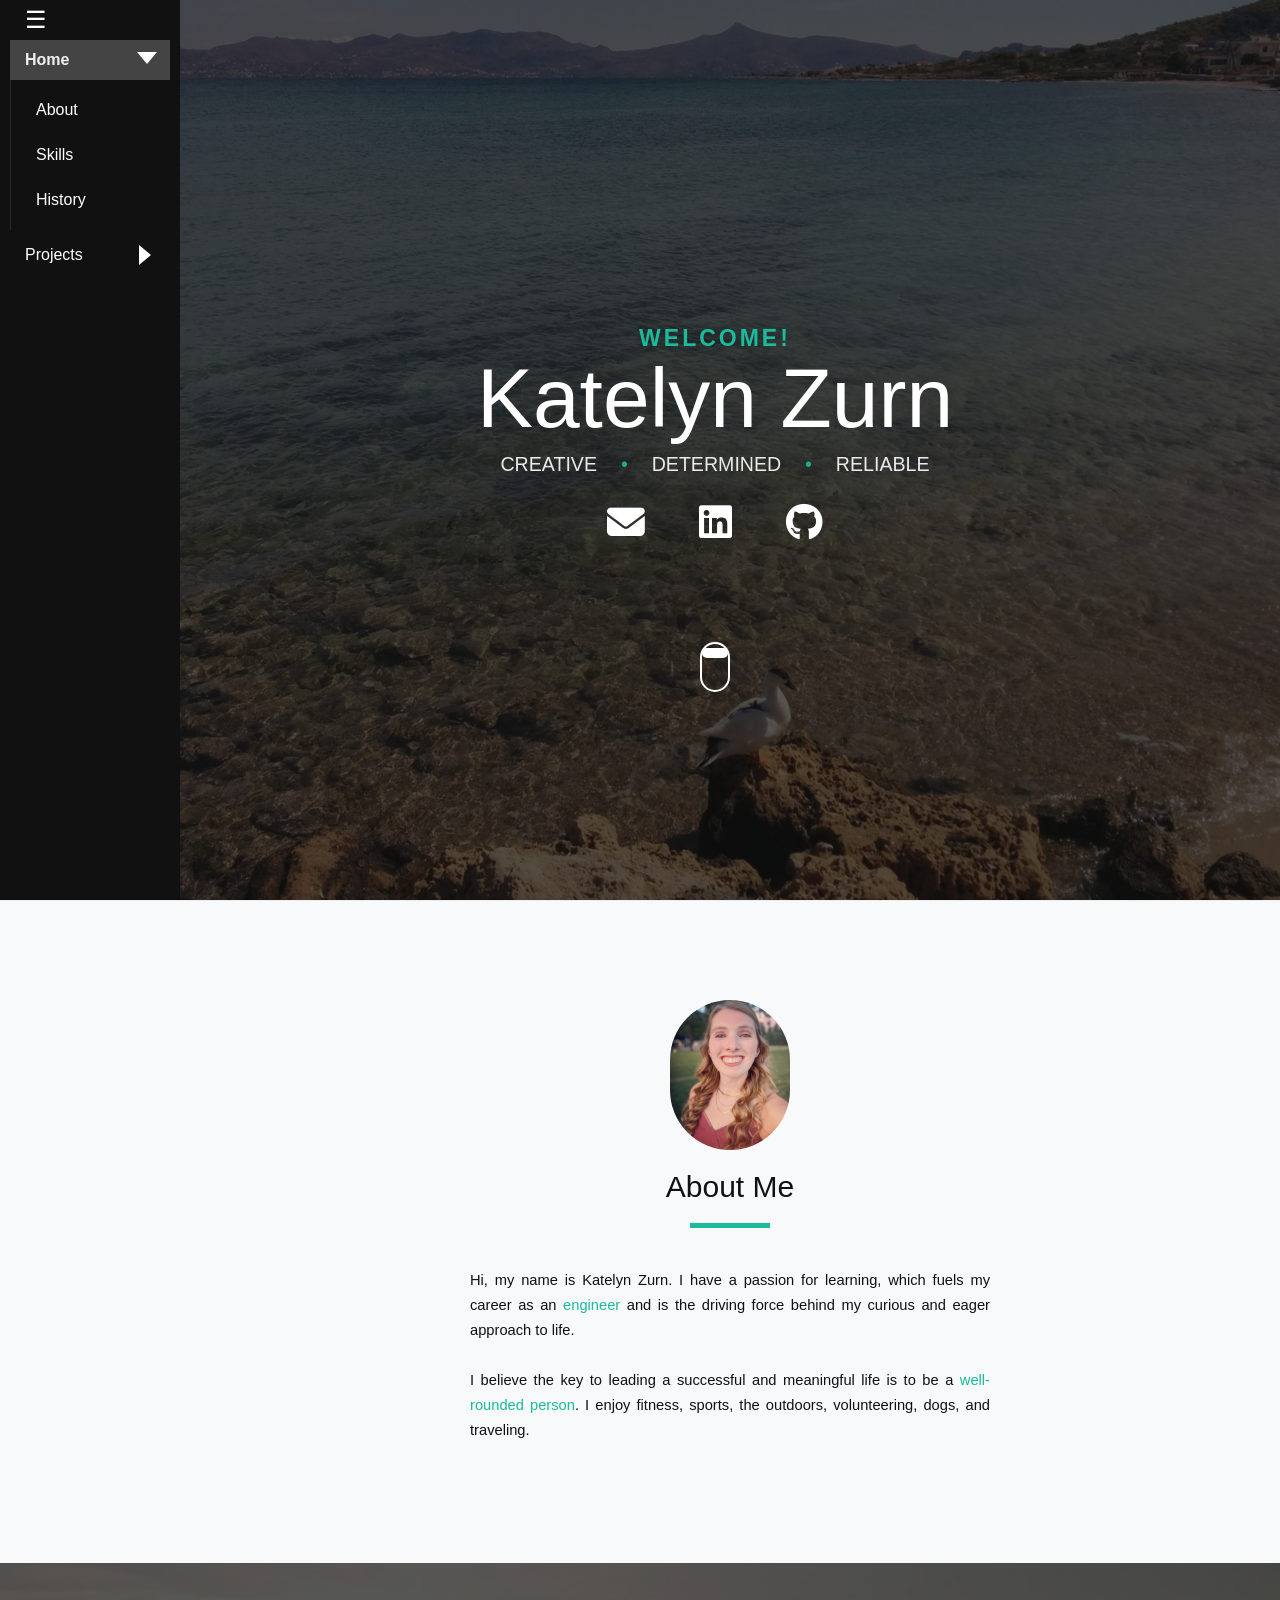
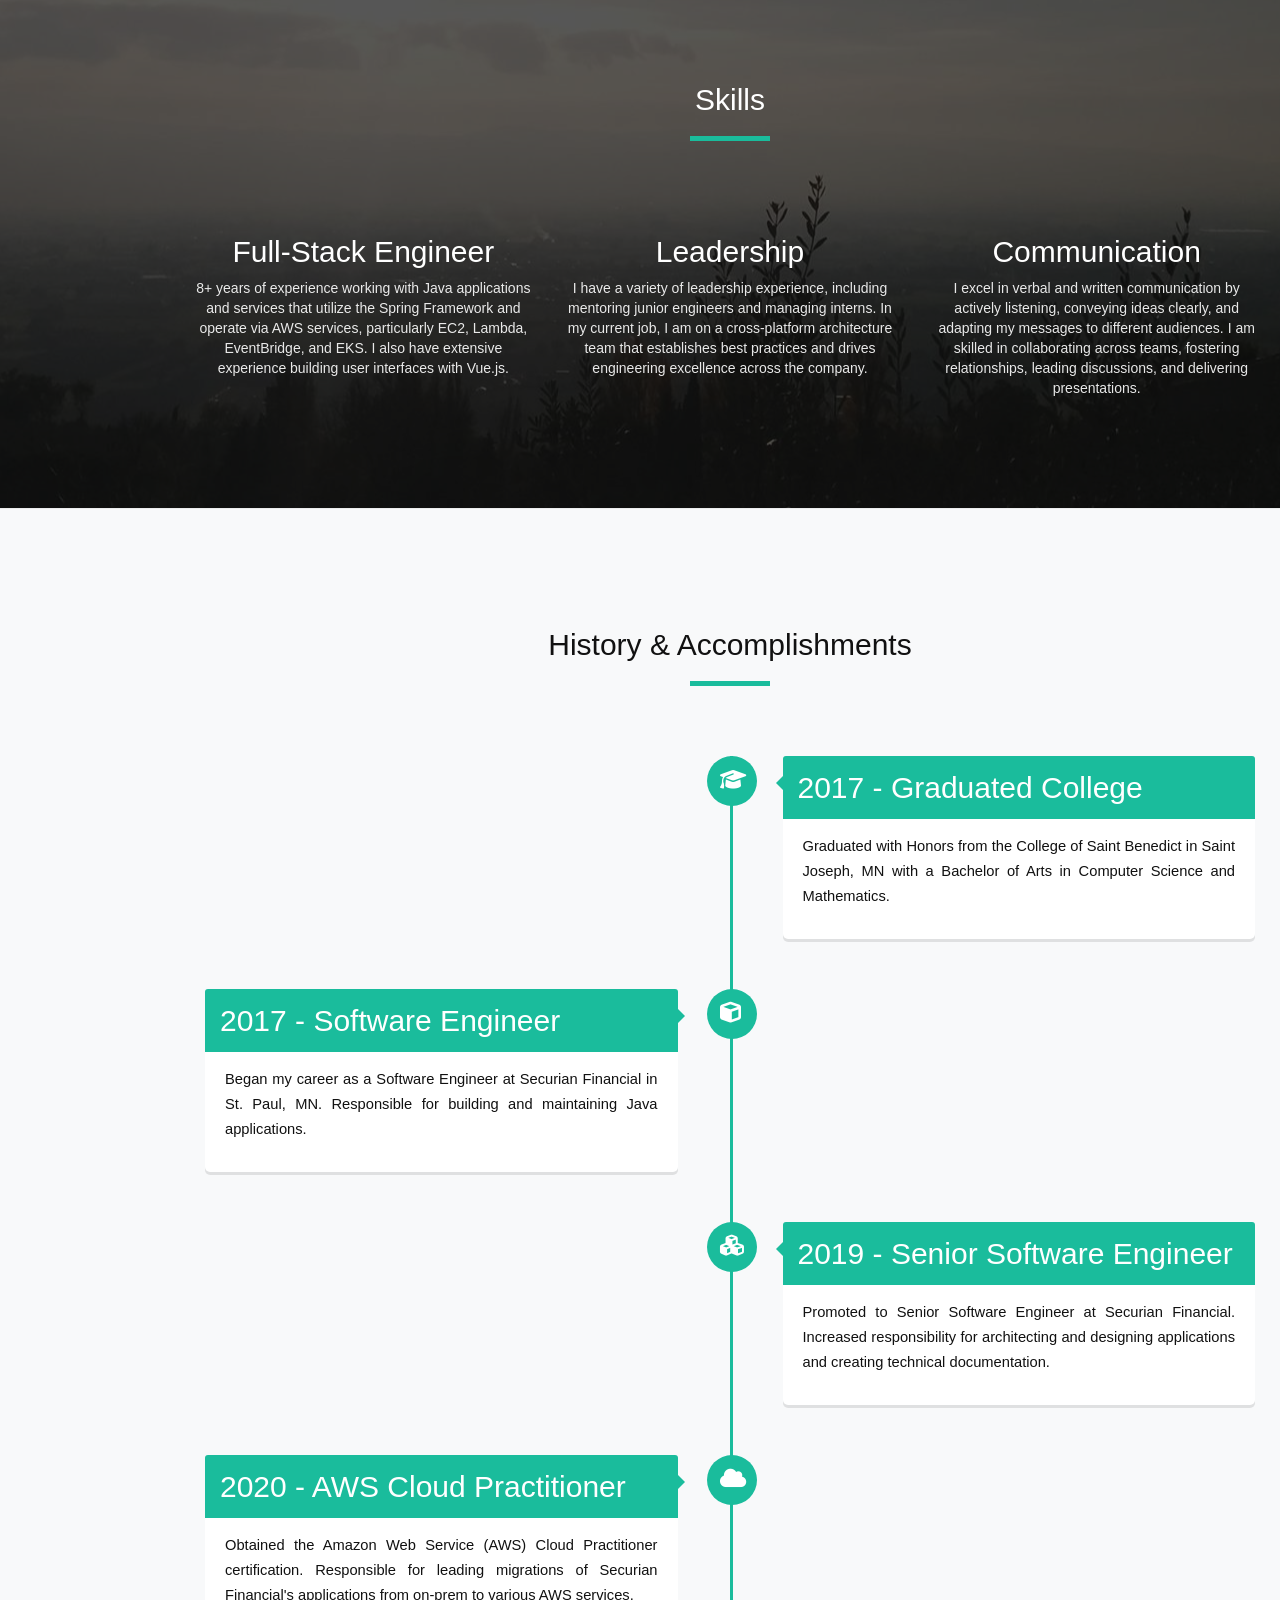
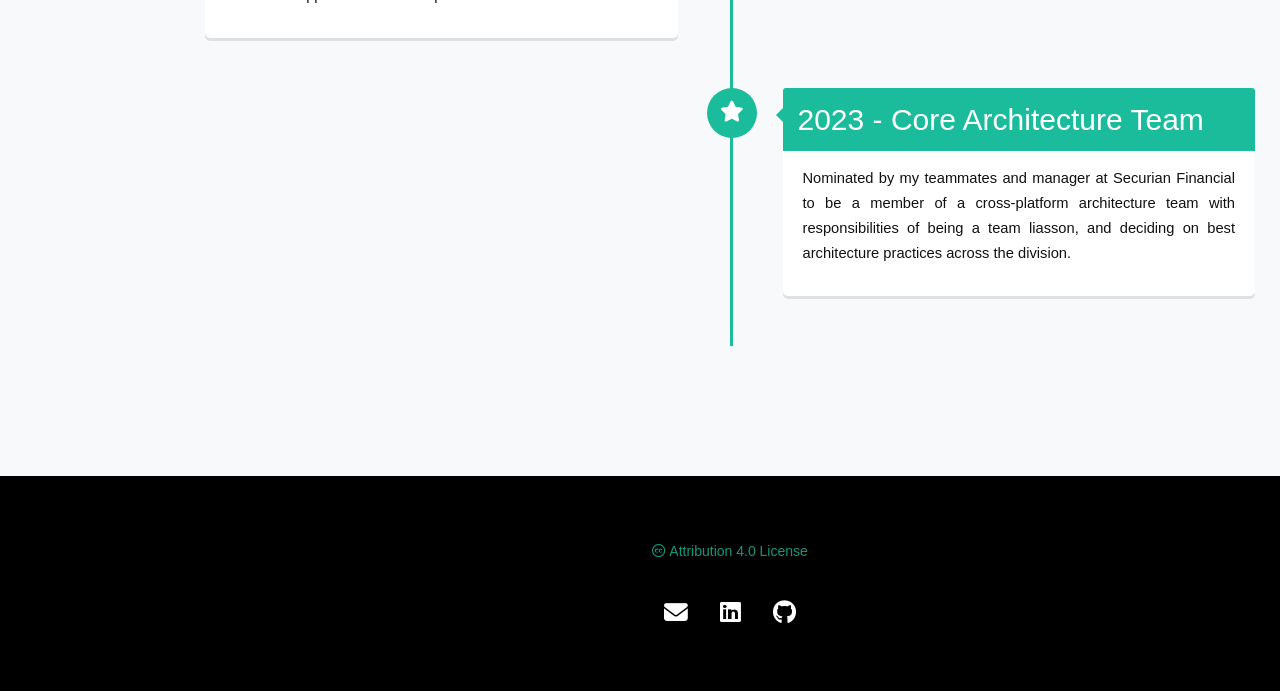
<file: index.html>
<!DOCTYPE html>
<html lang="en">
<head>
    <meta charset="utf-8">
    <meta content="IE=edge" http-equiv="X-UA-Compatible">
    <meta content="width=device-width, initial-scale=1" name="viewport">
    <!-- The above 3 meta tags *must* come first in the head; any other head content must come *after* these tags -->
    <meta content="" name="description">
    <meta content="" name="author">
    <link href="../../favicon.ico" rel="icon">

    <title>katelynzurn.com</title>
    <!-- Bootstrap core CSS -->
    <link crossorigin="anonymous" href="https://maxcdn.bootstrapcdn.com/bootstrap/3.3.6/css/bootstrap.min.css"
      integrity="sha384-1q8mTJOASx8j1Au+a5WDVnPi2lkFfwwEAa8hDDdjZlpLegxhjVME1fgjWPGmkzs7" rel="stylesheet">
    <!-- FontAwesome Icon Font -->
    <link rel="stylesheet" href="https://cdnjs.cloudflare.com/ajax/libs/font-awesome/6.5.0/css/all.min.css">
    <!-- LinearIcons Icon Font -->
    <link href="https://cdn.linearicons.com/free/1.0.0/icon-font.min.css" rel="stylesheet">
    <!-- Main Stylesheet -->
    <link href="css/style.css" rel="stylesheet">
    <!-- Timeline CSS -->
    <link href="css/timeline.css" rel="stylesheet">
</head>

<body>
    <!-- HAMBURGER BUTTON FOR MOBILE -->
    <button id="sidebar-toggle">&#9776;</button>

    <!-- STICKY LEFT NAV -->
    <nav id="sidebar">
        <div id="sidebar-content">
            <div id="nav-placeholder"></div>
        </div>
    </nav>

    <!-- INTRO SECTION -->
    <section class="section-image">
        <div class="img-overlay"></div>
            <div class="intro">
                <div class="row">
                    <div class="col-md-12">
                        <h5>Welcome!</h5>
                        <h1>Katelyn Zurn</h1>
                        <p class="intro-desc">
                            <span>Creative</span>
                            <span class="colour-splash">•</span>
                            <span>Determined</span>
                            <span class="colour-splash">•</span>
                            <span>Reliable</span></p>
                    </div><!-- /col-md-12 -->
                </div><!-- /row -->

                <div class="row">
                    <div class="col-md-8 col-md-offset-2">
                        <div class="social">
                            <a href="mailto:kmzurn@gmail.com" target="_blank"><i class="fas fa-envelope fa-3x"></i></a>
                            <a href="https://www.linkedin.com/in/katelynzurn/" target="_blank"><i class="fab fa-linkedin fa-3x"></i></a>
                            <a href="https://github.com/katelynzurn" target="_blank"><i class="fab fa-github fa-3x"></i></a>
                            <!--a href="http://www.instagram.com/katelyn_zurn" target="_blank"><i class="fa fa-instagram fa-3x"></i></a-->
                            <!--a href="https://www.facebook.com/Katelyn.Zurn/" target="_blank"><i class="fa fa-facebook fa-3x"></i></a-->
                        </div><!-- /social -->
                    </div><!-- /col-md-8 -->
                </div><!-- /row -->

                <div class="bottom">
                    <a href="#about">
                    <div class="mouse-icon">
                        <div class="scroll">
                        </div>
                    </div></a>
                </div>
            </div><!-- /intro -->
    </section>
    
    <!-- ABOUT SECTION -->
    <section class="section-primary" id="about">
        <div class="container">
            <div class="row">
                <div class="col-md-6 col-md-offset-3 text-center">
                    <img class="profilepic" src="images/katelynzurn.jpg">
                    <h2>About Me</h2>
                    <hr>
                    <p class="lead">Hi, my name is Katelyn Zurn. I have a passion for learning, which fuels my career as an <span>engineer</span>
                        and is the driving force behind my curious and eager approach to life.
                        <!--I graduated from the College of Saint Benedict in 2017 with a degree in Computer
                        Science and Mathematics. I am a passionate software engineer with a love for solving complex problems and building innovative
                        solutions. With experience in full-stack development, I enjoy creating clean, efficient, and user-friendly applications. I am always
                        looking to grow my skill set and collaborate with others to bring new ideas to life.-->
                        <br /><br />
                        I believe the key to leading a successful and meaningful life is to be a <span>well-rounded person</span>. I enjoy fitness, sports,
                        the outdoors, volunteering, dogs, and traveling.
                        <!--By day, I am a software engineer. In my free
                        time I enjoy being active, which includes running, weightlifing, and other sports and outdoor activities. I have 3 miniature dachshunds.
                        I take time to volunteer in my local community. I express my artistic side through painting and playing musical instruments.
                        I entertain my adventurous side by traveling whenever possible. Above all, I make sure to experience these moments with the people I love.-->
                    </p>
                </div><!-- /col-md-6 -->
            </div><!-- / row -->
        </div><!-- /container -->
    </section>


    <!-- SKILLS SECTION -->
    <section class="section-image" id="skills">
        <div class="img-overlay"></div>
        <div class="container">
            <div class="row">
                <div class="col-md-12 section-heading">
                    <h2>Skills</h2>
                    <hr>
                </div>
            </div>

            <div class="row">
                <div class="col-md-4 text-center">
                    <span class="lnr lnr-code"></span>
                    <h2>Full-Stack Engineer</h2>
                    <p>8+ years of experience working with Java applications and services that utilize the Spring Framework and operate via
                        AWS services, particularly EC2, Lambda, EventBridge, and EKS. I also have extensive experience building user interfaces with Vue.js.
                    </p>
                </div>

                <div class="col-md-4 text-center">
                    <span class="lnr lnr-users"></span>
                    <h2>Leadership</h2>
                    <p>I have a variety of leadership experience, including mentoring junior engineers and managing interns.  In my current job, I am on a
                        cross-platform architecture team that establishes best practices and drives engineering excellence across the company.
                    </p>
                </div>

                <div class="col-md-4 text-center">
                    <span class="lnr lnr-diamond"></span>
                    <h2>Communication</h2>
                    <p>I excel in verbal and written communication by actively listening, conveying ideas clearly, and adapting my messages to different audiences.
                        I am skilled in collaborating across teams, fostering relationships, leading discussions, and delivering presentations.  
                    </p>
                </div>
            </div> <!-- / row -->
        </div><!-- /container -->
    </section>

    <!-- TIMELINE SECTION -->
    <section class="section-primary" id="timelinesection">
        <div class="container">
            <div class="row">
                <div class="col-md-12 section-heading">
                    <h2>History & Accomplishments</h2>
                    <hr class="white">
                </div>
            </div>


            <div class="row">
                <div class="col-md-12">
                    <!-- Timeline -->
                    <div id="timeline">
                        <div class="timeline-item">
                            <!--Icon inside the circle-->
                            <div class="timeline-icon">
                                <i class="fa fa-graduation-cap"></i>
                            </div>
                            <!-- Content from timeline box and position (right or left)-->
                            <div class="timeline-content right">
                                <h2>2017 - Graduated College</h2>
                                <p>Graduated with Honors from the College of Saint Benedict in Saint Joseph, MN with a Bachelor of Arts in Computer Science and Mathematics.</p>
                            </div>
                        </div><!-- /Graduated College-->

                        <div class="timeline-item">
                            <!--Icon inside the circle-->
                            <div class="timeline-icon">
                                <i class="fa fa-cube"></i>
                            </div>
                            <!-- Content from timeline box and position (right or left)-->
                            <div class="timeline-content left">
                                <h2>2017 - Software Engineer</h2>
                                <p>Began my career as a Software Engineer at Securian Financial in St. Paul, MN. Responsible for building and maintaining Java applications.</p>
                            </div>
                        </div><!-- /Software Engineer-->

                        <div class="timeline-item">
                            <!--Icon inside the circle-->
                            <div class="timeline-icon">
                                <i class="fa fa-cubes"></i>
                            </div>
                            <!-- Content from timeline box and position (right or left)-->
                            <div class="timeline-content right">
                                <h2>2019 - Senior Software Engineer</h2>
                                <p>Promoted to Senior Software Engineer at Securian Financial.  Increased responsibility for architecting and designing applications and creating
                                    technical documentation.
                                </p>
                            </div>
                        </div><!-- /Senior Software Engineer-->

                        <div class="timeline-item">
                            <!--Icon inside the circle-->
                            <div class="timeline-icon">
                                <i class="fa fa-cloud"></i>
                            </div>
                            <!-- Content from timeline box and position (right or left)-->
                            <div class="timeline-content left">
                                <h2>2020 - AWS Cloud Practitioner</h2>
                                <p>Obtained the Amazon Web Service (AWS) Cloud Practitioner certification.  Responsible for leading migrations of Securian Financial's applications
                                    from on-prem to various AWS services.
                                </p>
                            </div>
                        </div><!-- /AWS Cloud Practitioner-->

                        <div class="timeline-item">
                            <!--Icon inside the circle-->
                            <div class="timeline-icon">
                                <i class="fa fa-star"></i>
                            </div>
                            <!-- Content from timeline box and position (right or left)-->
                            <div class="timeline-content right">
                                <h2>2023 - Core Architecture Team</h2>
                                <p>Nominated by my teammates and manager at Securian Financial to be a member of a cross-platform architecture team with responsibilities of
                                    being a team liasson, and deciding on best architecture practices across the division.
                                </p>
                            </div>
                        </div><!-- /Core Architecture Team-->
                    </div><!-- /col-md-12 -->
                </div><!-- /row -->
            </div>
        </div> <!-- / container -->
    </section>

    
    <!-- Bootstrap core JavaScript
    ================================================== -->
    <!-- Placed at the end of the document so the pages load faster -->
    <script src="https://ajax.googleapis.com/ajax/libs/jquery/1.11.3/jquery.min.js">
    </script> 
    <script>
    window.jQuery || document.write('<script src="../../assets/js/vendor/jquery.min.js"><\/script>')
    </script> 
    <script src="js/bootstrap.min.js">
    </script> 
    <script src="js/scripts.js">
    </script>
</body>
</html>
</file>
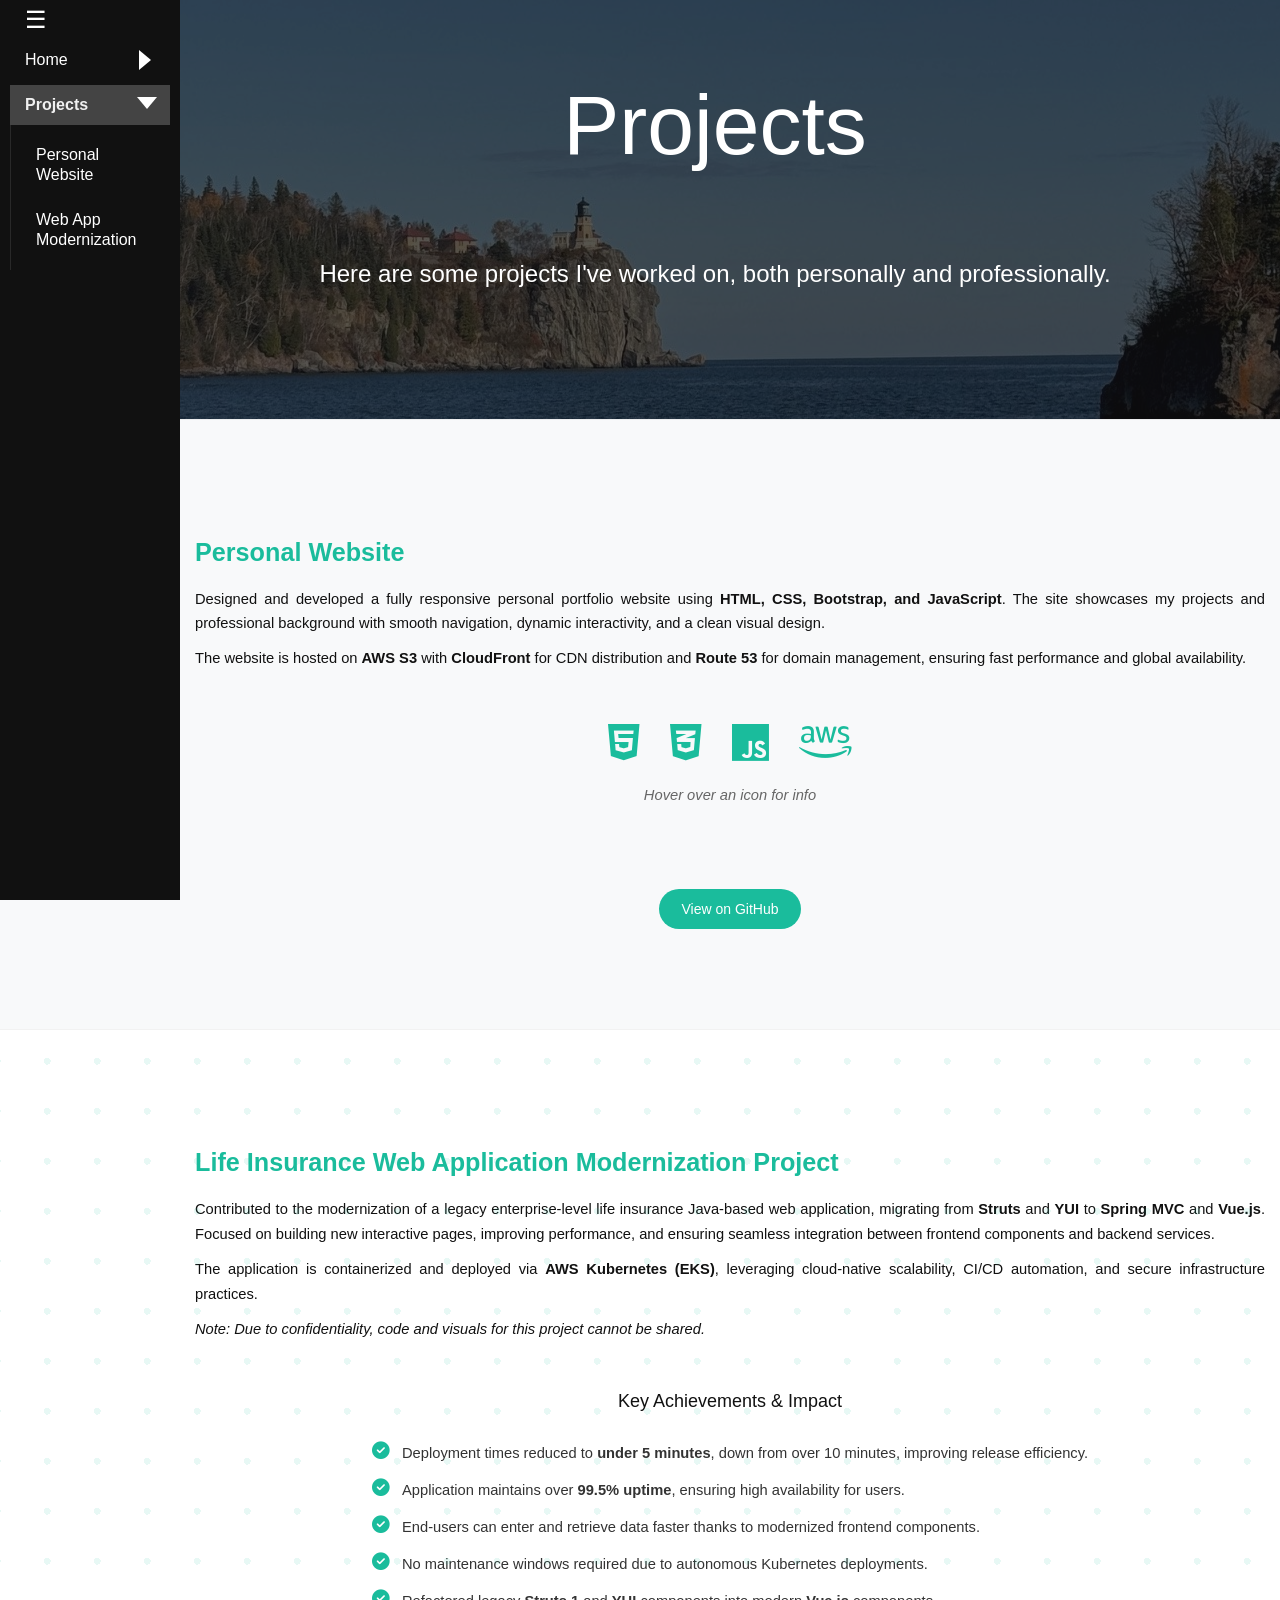
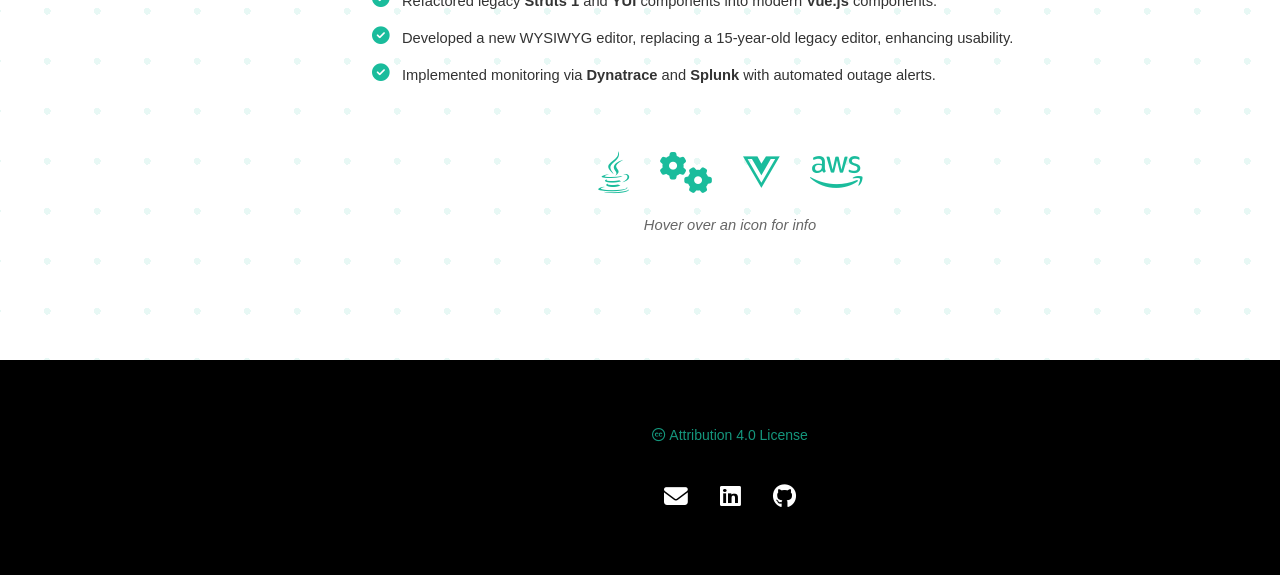
<file: projects.html>
<!DOCTYPE html>
<html lang="en">
<head>
    <meta charset="utf-8">
    <meta content="IE=edge" http-equiv="X-UA-Compatible">
    <meta content="width=device-width, initial-scale=1" name="viewport">
    <!-- The above 3 meta tags *must* come first in the head; any other head content must come *after* these tags -->
    <meta content="" name="description">
    <meta content="" name="author">
    <link href="../../../favicon.ico" rel="icon">

    <title>Projects - katelynzurn.com</title>
    <!-- Bootstrap core CSS -->
    <link crossorigin="anonymous" href="https://maxcdn.bootstrapcdn.com/bootstrap/3.3.6/css/bootstrap.min.css"
        integrity="sha384-1q8mTJOASx8j1Au+a5WDVnPi2lkFfwwEAa8hDDdjZlpLegxhjVME1fgjWPGmkzs7" rel="stylesheet">
    <!-- FontAwesome Icon Font -->
    <link rel="stylesheet" href="https://cdnjs.cloudflare.com/ajax/libs/font-awesome/6.5.0/css/all.min.css">
    <!-- LinearIcons Icon Font -->
    <link href="https://cdn.linearicons.com/free/1.0.0/icon-font.min.css" rel="stylesheet">
    <!-- Main Stylesheet -->
    <link href="../css/style.css" rel="stylesheet">
    <!-- Timeline CSS -->
    <link href="../css/timeline.css" rel="stylesheet">
</head>

<body>
    <!-- HAMBURGER BUTTON FOR MOBILE -->
    <button id="sidebar-toggle">&#9776;</button>
  
    <!-- STICKY LEFT NAV -->
    <nav id="sidebar">
        <div id="sidebar-content">
            <div id="nav-placeholder"></div>
        </div>
    </nav>
  
    <section class="section-image" id="projects-overview">
        <div class="img-overlay"></div>
            <div class="intro">
                <div class="row">
                    <div class="col-md-12">
                    <h1>Projects</h1>
                    <br />
                    <br />
                    <br />
                    <h3>Here are some projects I've worked on, both personally and professionally.</h3>
                </div><!-- /col-md-12 -->
            </div><!-- /row -->
        </div><!-- /intro -->
    </section>
  
    <!-- Project 1 -->
    <section class="section-primary" id="personal-website">
        <div class="container">
            <h3>Personal Website</h3>
            <p>
                Designed and developed a fully responsive personal portfolio website using 
                <strong>HTML, CSS, Bootstrap, and JavaScript</strong>. The site showcases my projects and professional background 
                with smooth navigation, dynamic interactivity, and a clean visual design.
            </p>
            <p>
                The website is hosted on <strong>AWS S3</strong> with <strong>CloudFront</strong> for CDN distribution and 
                <strong>Route 53</strong> for domain management, ensuring fast performance and global availability.
            </p>

            <!-- Personal Website Tech Stack Icons -->
            <div class="tech-stack-container text-center">
                <div class="tech-stack">
                    <div class="tech-icon" data-info="HTML5 for site structure">
                        <i class="fab fa-html5"></i>
                    </div>
                    <div class="tech-icon" data-info="CSS3 + Bootstrap for responsive design">
                        <i class="fab fa-css3-alt"></i>
                    </div>
                    <div class="tech-icon" data-info="JavaScript for interactivity">
                        <i class="fab fa-js"></i>
                    </div>
                    <div class="tech-icon" data-info="AWS S3, CloudFront & Route 53 for hosting">
                        <i class="fab fa-aws"></i>
                    </div>
                </div>
                <p class="tech-info-text" id="tech-info">Hover over an icon for info</p>
            </div>



            <div class="text-center mt-3">
                <div id="github-stats" class="github-stats mx-auto mb-2">
                    <i class="fab fa-github"></i> <span>Loading live GitHub stats...</span>
                </div>

                <div>
                    <a href="https://github.com/katelynzurn/katelynzurn-website" target="_blank" class="btn btn-secondary">View on GitHub</a>
                </div>
            </div>
        </div>
    </section>

  
    <!-- Project 2 -->
    <section class="section-alt" id="web-application">
        <div class="container">
            <h3>Life Insurance Web Application Modernization Project</h3>
            <p>
                Contributed to the modernization of a legacy enterprise-level life insurance Java-based web application,
                migrating from <strong>Struts</strong> and <strong>YUI</strong> to <strong>Spring MVC</strong>
                and <strong>Vue.js</strong>. Focused on building new interactive pages, improving
                performance, and ensuring seamless integration between frontend components and backend services.
            </p>
            <p>
                The application is containerized and deployed via <strong>AWS Kubernetes (EKS)</strong>,
                leveraging cloud-native scalability, CI/CD automation, and secure infrastructure practices.
            </p>
            <p><em>Note: Due to confidentiality, code and visuals for this project cannot be shared.</em></p>

            <!-- Achievements / Impact -->
            <div class="achievements-section text-center">
                <h4>Key Achievements & Impact</h4>
                <ul class="achievements-list">
                    <li><i class="fa-solid fa-circle-check achievement-icon"></i> Deployment times reduced to <strong>under 5 minutes</strong>, down from over 10 minutes, improving release efficiency.</li>
                    <li><i class="fa-solid fa-circle-check achievement-icon"></i> Application maintains over <strong>99.5% uptime</strong>, ensuring high availability for users.</li>
                    <li><i class="fa-solid fa-circle-check achievement-icon"></i> End-users can enter and retrieve data faster thanks to modernized frontend components.</li>
                    <li><i class="fa-solid fa-circle-check achievement-icon"></i> No maintenance windows required due to autonomous Kubernetes deployments.</li>
                    <li><i class="fa-solid fa-circle-check achievement-icon"></i> Refactored legacy <strong>Struts 1</strong> and <strong>YUI</strong> components into modern <strong>Vue.js</strong> components.</li>
                    <li><i class="fa-solid fa-circle-check achievement-icon"></i> Developed a new WYSIWYG editor, replacing a 15-year-old legacy editor, enhancing usability.</li>
                    <li><i class="fa-solid fa-circle-check achievement-icon"></i> Implemented monitoring via <strong>Dynatrace</strong> and <strong>Splunk</strong> with automated outage alerts.</li>
                </ul>
            </div>

            <!-- Web Application Tech Stack Icons -->
            <div class="tech-stack-container text-center">
                <div class="tech-stack">
                    <div class="tech-icon" data-info="Java for backend logic">
                        <i class="fab fa-java"></i>
                    </div>
                    <div class="tech-icon" data-info="Spring Boot & MVC backend">
                        <i class="fas fa-cogs"></i>
                    </div>
                    <div class="tech-icon" data-info="Vue.js frontend">
                        <i class="fab fa-vuejs"></i>
                    </div>
                    <div class="tech-icon" data-info="AWS EKS for deployment">
                        <i class="fab fa-aws"></i>
                    </div>

                </div>
                <p class="tech-info-text" id="tech-info-webapp">Hover over an icon for info</p>
            </div>
        </div>
    </section>

    <!-- Bootstrap core JavaScript
    ================================================== -->
    <!-- Placed at the end of the document so the pages load faster -->
    <script src="https://ajax.googleapis.com/ajax/libs/jquery/1.11.3/jquery.min.js">
    </script> 
    <script>
    window.jQuery || document.write('<script src="../../assets/js/vendor/jquery.min.js"><\/script>')
    </script> 
    <script src="../js/bootstrap.min.js">
    </script> 
    <script src="../js/scripts.js">
    </script>
</body>
</html>
</file>
<file: css/style.css>
/**
 * =================================================================== 
 *  Table of Contents:
 *
 *  01. Global Styles
 *  02. Sticky Left Nav
 *  02b. Subnav Visual Distinction
 *  03. Intro
 *  04. Social Icons
 *  05. Icon Fonts
 *  06. Section Styles
 *  07. Timeline Styles
 *  08. Footer
 *  09. Extras
 *  10. Media Queries
 *
 * ===================================================================
 */

/* 01. Global Styles =================================================================== */
html {
    overflow-x: hidden;
}

body {
    font-family: 'Source Sans Pro', sans-serif;
    margin-left: 180px; /* space for sidebar */
    box-sizing: border-box;
}

h1 {
    font-weight: bold;
}

h2 {}

h5 {
    font-weight: 600;
}

a {
    cursor: pointer;
    color: #1abc9c;
    text-decoration: none;
}

a:hover {
    text-decoration: none;
    color: #1abc9c;
    opacity: 0.9;
}

hr {
    border-top: 5px solid #1abc9c;
    width: 80px;
    padding-bottom: 20px;
}

.colour-splash {
    color: #1abc9c;
}

.section-primary span {
    color: #1abc9c;
    font-weight: bolder;
    opacity: 1;
}

/* 02. Sticky Left Nav =================================================================== */
#sidebar {
    position: fixed;
    top: 0;
    left: 0;
    height: 100%;
    width: 180px;
    background-color: #111;
    padding-top: 30px;
    z-index: 1000;
}

#sidebar-toggle {
    position: fixed; /* so it stays at the top */
    top: 0px;       /* adjust as needed */
    left: 10px;      /* adjust as needed */
    z-index: 1100;   /* above sidebar */
    background-color: #111; /* match your sidebar color */
    color: #fff;
    border: none;
    padding: 10px 15px;
    font-size: 24px;
    cursor: pointer;
}

#sidebar ul {
    list-style-type: none;
    padding: 5px;
    margin: 0;
}

#sidebar ul li {
    margin: 5px;
}

#sidebar ul li a {
    color: #fff;
    text-decoration: none;
    font-size: 16px;
    display: block;
    padding: 10px 15px;
    transition: background 0.3s, color 0.3s;
}

#sidebar ul li a:hover,
#sidebar ul li a.active {
    background: #444;
    color: #f0f0f0;
    font-weight: bold;
}

nav ul ul.subnav {
    list-style: none;
    padding-left: 15px;
    border-left: 1px solid rgba(255, 255, 255, 0.1);
    display: none; /* initially collapsed */
}

nav ul ul.subnav li a {
    font-size: 0.9em;
    color: #ccc;
    padding: 6px 15px;
}

nav ul ul.subnav li a:hover {
    color: #fff;
}

/* Caret */
.caret {
    float: right;
    display: inline-block;
    width: 0;
    height: 0;
    margin-left: 5px;
    vertical-align: middle;
    border-top: 10px solid transparent;
    border-bottom: 10px solid transparent;
    border-left: 12px solid #fff;
    transition: transform 0.3s ease;
}

.nav-parent.active .caret {
    transform: rotate(90deg);
}




/* 03. Intro =================================================================== */
.section-image {
    background: #151515 url(../images/website-background-greece.jpg) no-repeat center center;
    background-size: cover;
    width: 100%;
    height: 100vh;
    position: relative;
    text-align: center;
    color: #fff;
    display: table;
}

.img-overlay {
    position: absolute;
    top: 0;
    left: 0;
    width: 100%;
    height: 100%;
    background: #111;
    opacity: 0.7;
}

.intro {
    vertical-align: middle;
    text-align: center;
    display: table-cell;
    transform: translateY(-2.1rem);
}

.intro .row {
    margin-left: 0;
    margin-right: 0;
}

.intro h1 {
    font-size: 84px;
}

.intro h5 {
    color: #1abc9c;
    font-size: 2.3rem;
    margin-bottom: 0;
    text-transform: uppercase;
    letter-spacing: .3rem;
    text-shadow: 0 0 6px rgba(0, 0, 0, 0.2);
}

.section-image span {
    text-transform: uppercase;
    font-size: 1.4em;
    padding: 0 10px;
    font-weight: 100;
}

.section-image h1 {
    margin-top: 0;
}

.section-image p {
    font-weight: lighter;
    opacity: 0.9;
}

/* 04. Social Icons =================================================================== */
.social {
    margin: 0 10px;
    padding-top: 1.3em;
    text-align: center;
    color: #fff;
    font-size: 0.9em;
}

.social a {
    color: white;
    text-decoration: none;
    padding: 2em;
}

.social a:hover {
    opacity: 0.6;
}

.social-footer {
    display: block;
    padding: 15px;
    text-align: center;
}

.social-footer a {
    color: white;
    text-decoration: none;
    padding: 0.6em;
    font-size: 1.7em;
}

/* 05. Icon Fonts =================================================================== */
.lnr {
    font-size: 4em !important;
    color: #fff;
}

/* 06. Section Styles =================================================================== */

/* ===== Base Section Layout ===== */
section {
    padding-left: 180px; /* clears fixed sidebar */
    padding-right: 30px;
    padding-top: 100px;
    padding-bottom: 100px;
    width: 100%;
    box-sizing: border-box;
}

section .container {
    padding-left: 15px;
    padding-right: 15px;
}

/* ===== Profile Picture ===== */
.profilepic {
    height: 150px;
    width: auto;
    border-radius: 300px;
}

/* ===== Primary Section (light gray) ===== */
.section-primary {
    background-color: #f8f9fa;
    color: #111;
    transition: background-color 0.3s ease, color 0.3s ease;
}

/* ===== Alternate Section (white) ===== */
.section-alt {
    background-color: #ffffff;
    color: #111;
    transition: background-color 0.3s ease, color 0.3s ease;
}

/* ===== Shared Section Styling ===== */
.section-primary,
.section-alt {
    box-shadow: inset 0 1px 0 rgba(0, 0, 0, 0.05);
}

.section-primary h3,
.section-alt h3 {
    font-weight: 700;
    font-size: 1.8em;
    color: #1abc9c;
    margin-bottom: 20px;
}

.section-primary p,
.section-alt p {
    text-align: justify;
    line-height: 1.7;
    font-size: 1.05em;
}

/* ===== Highlighted/Coloured Section (Existing) ===== */
.section-colour {
    background-color: #1abc9c;
    color: #fff;
}

.section-colour p {
    text-align: justify;
}

.section-heading .lead,
.section-heading h2 {
    text-align: center;
}

.section-colour hr {
    border-top: 5px solid #fff;
}

/* ===== Buttons Inside Project Sections ===== */
.section-primary .btn.btn-secondary,
.section-alt .btn.btn-secondary {
    background-color: #1abc9c;
    color: #fff;
    border: none;
    border-radius: 30px;
    padding: 10px 22px;
    transition: all 0.3s ease;
}

.section-primary .btn.btn-secondary:hover,
.section-alt .btn.btn-secondary:hover {
    background-color: #16a085;
    transform: translateY(-2px);
    box-shadow: 0 6px 12px rgba(0, 0, 0, 0.15);
}

/* ===== Optional Span Accent Inside Sections ===== */
.section-primary span,
.section-alt span {
    color: #1abc9c;
    font-weight: bolder;
    opacity: 1;
}

/* ===== Tech Stack Interactive Grid ===== */
.tech-stack-container {
  display: flex;
  flex-direction: column; /* stack icons + text vertically */
  align-items: center;    /* center horizontally */
}

.tech-stack {
  display: flex;
  justify-content: center;
  flex-wrap: wrap;
  gap: 30px;
  margin-top: 40px;
}

.tech-icon {
  font-size: 3em;
  color: #1abc9c;
  transition: transform 0.3s ease, color 0.3s ease;
  cursor: pointer;
}

.tech-icon:hover {
  transform: scale(1.2);
  color: #16a085;
}

.tech-info-text {
  text-align: center;       /* center the hover text */
  margin-top: 20px;
  font-style: italic;
  color: #666;
  min-height: 2.5em;        /* keeps layout stable when text appears/disappears */
}

/* === GitHub Repo Stats === */
.github-stats {
    margin-top: 15px;
    font-size: 1em;
    color: #333;
    background-color: #f9f9f9;
    border-left: 4px solid #1abc9c;
    border-right: 4px solid #1abc9c;
    padding: 12px 16px;
    border-radius: 6px;
    display: inline-block;
}

.github-stats i {
    color: #1abc9c;
    margin-right: 4px;
}

.github-stats p {
    margin: 0;
    font-weight: 500;
}

.github-stats {
    opacity: 0;
    transition: opacity 0.6s ease-in;
}
.github-stats.loaded {
    opacity: 1;
}

/* === Web Application Section Container === */
#web-application {
    position: relative;  /* establishes a positioning context for ::after */
    overflow: hidden;    /* hides the animation outside the section */
}

/* === Subtle Background Animation for Web Application Section === */
#web-application::after {
    content: "";
    position: absolute;
    top: -10%;
    left: -10%;
    width: 120%;
    height: 120%;
    background: radial-gradient(circle, rgba(26, 188, 156, 0.1) 10%, transparent 10%) repeat;
    background-size: 50px 50px;
    animation: drift 60s linear infinite;
    z-index: 0;           /* behind the section content */
    pointer-events: none; /* allows clicks/interactions to pass through */
}

/* Animation */
@keyframes drift {
    0% { transform: translate(0, 0) rotate(0deg); }
    50% { transform: translate(20px, 10px) rotate(180deg); }
    100% { transform: translate(0, 0) rotate(360deg); }
}

/* Achievements list with icons */
/* Center the achievements section */
.achievements-section {
    text-align: center; /* Centers the heading */
    display: flex;
    flex-direction: column;
    align-items: center; /* Centers the list container */
    margin-top: 40px;
}

/* Adjust the list to be inline-block so it centers nicely */
.achievements-list {
    display: inline-block; /* Makes the list shrink to content width */
    list-style: none;
    padding: 0;
    margin-top: 20px;
    text-align: left; /* Keep text left-aligned inside the list */
}

/* Keep the icons aligned properly */
.achievements-list li {
    position: relative;
    margin-bottom: 15px;
    padding-left: 30px;
    font-size: 1.05em;
    line-height: 1.5em;
    color: #333;
}

.achievement-icon {
    position: absolute;
    left: 0;
    top: 0;
    color: #1abc9c;
    font-size: 1.2em;
}

/* 07. Timeline Styles =================================================================== */
.timeline-icon .fa {
    color: white;
    margin: 13px;
    font-size: 1.5em;
}

#skills {
    background: #151515 url(../images/website-background-italy.jpg) no-repeat center center;
    height: auto;
}

#projects-overview {
    background: #151515 url(../images/website-background-splitrock-lighthouse.jpeg) no-repeat center center;
    height: auto;
}

/* 08. Footer =================================================================== */
footer {
    display: block;
    position: static;
    bottom: 0;
    background-color: black;
    color: #fff;
    padding: 50px 0;
    padding-left: 180px; /* space for sidebar */

}

footer p {
    padding: 15px;
    opacity: 0.8;
}

/* 09. Extras =================================================================== */
.mouse-icon {
    border: 2px solid #fff;
    border-radius: 16px;
    display: block;
    height: 50px;
    margin: 100px auto;
    position: absolute;
    left: 0;
    right: 0;
    width: 30px;
    z-index: 10;
}

.mouse-icon .scroll {
    background: #fff;
    border-radius: 10px;
    height: 10px;
    margin-left: auto;
    margin-right: auto;
    position: relative;
    top: 4px;
    animation: scrolling 1s linear infinite;
}

@keyframes scrolling {
    0% { opacity: 0; top: 5px; }
    30% { opacity: 1; top: 10px; }
    100% { opacity: 0; top: 25px; }
}

.pad-xl { padding: 200px 0; }
.pad-lg { padding: 160px 0; }
.pad-sm { padding: 80px 0; }
.pad-xs { padding: 30px 0; }

/* 10. Media Queries =================================================================== */
@media (max-width: 991px) {
    body {
        margin-left: 0;
    }

    footer {
        padding-left: 0;  /* remove the left offset */
        width: 100%;     /* ensure it spans full width */
    }

    #sidebar {
        position: relative;
        width: 100%;
        height: auto;
    }

    section {
        width: 100%;
        padding-left: 15px;
        padding-right: 15px;
    }

    .social-footer {
        text-align: center;
    }

    footer p {
        text-align: center;
    }
}

@media (max-width: 480px) {
    .social a {
        padding: 0.4em;
        font-size: 0.9em;
    }

    .social-footer a {
        padding: 0.3em;
        font-size: 1.6em;
    }

    .intro-desc {
        font-size: 0.7em;
    }

    .section-image span {
        font-size: 1em;
        padding: 0 1px;
    }

    .intro h1 {
        font-size: 50px;
        padding-top: 15px;
    }

    footer {
        padding-bottom: 100px;
        text-align: center;
    }

    #skills {
        background-position: top center;
    }
}
</file>
<file: css/timeline.css>
/**
 * =================================================================== 
 *
 *  ResumeTemplate v1.0 Main ClearCareer
 *  url: clearcareer.ca
 *  06-27-2016
 *  ------------------------------------------------------------------
 * 
 * Timeline Tempalte by Bruno Rodriguez
 * 
 * https://github.com/itbruno
 * http://itbruno.com.br
 * http://www.twitter.com/_brunoweb
 * 
 * =================================================================== 
 */

header:after, #timeline .timeline-item:after, header:before, #timeline .timeline-item:before {
  content: '';
  display: block;
  width: 100%;
  clear: both;
}

*, *:before, *:after {
  box-sizing: border-box;
  -webkit-box-sizing: border-box;
  -moz-box-sizing: border-box;
}

body, html {
  height: 100%;
}

body {
  background: #f9f9f9;
  background-size: cover;
  margin: 0;
  padding: 0;
  font-family: helvetica, arial, tahoma, verdana;
  line-height: 20px;
  font-size: 14px;
  color: #726f77;
}

img {
  max-width: 100%;
}

a {
  text-decoration: none;
}

.container {
  max-width: 1100px;
  margin: 0 auto;
}

h1, h2, h3, h4 {
  font-family: "Dosis", arial, tahoma, verdana;
  font-weight: 500;
}

.project-name {
  text-align: center;
  padding: 10px 0;
}

header {
  background: #1abc9c;
  padding: 10px;
  -webkit-box-shadow: 0 3px 3px rgba(0, 0, 0, 0.05);
  -moz-box-shadow: 0 3px 3px rgba(0, 0, 0, 0.05);
  -ms-box-shadow: 0 3px 3px rgba(0, 0, 0, 0.05);
  box-shadow: 0 3px 3px rgba(0, 0, 0, 0.05);
}
header .logo {
  color: #1abc9c;
  float: left;
  font-family: "Dosis", arial, tahoma, verdana;
  font-size: 22px;
  font-weight: 500;
}
header .logo > span {
  color: #f7aaaa;
  font-weight: 300;
}
header .social {
  float: right;
}
header .social .btn {
  font-family: "Dosis";
  font-size: 14px;
  margin: 10px 5px;
}


.timelinedot {
  margin: 13px;  
  color:white;
}


#timeline {
  width: 100%;
  margin: 30px auto;
  position: relative;
  padding: 0 10px;
  -webkit-transition: all 0.4s ease;
  -moz-transition: all 0.4s ease;
  -ms-transition: all 0.4s ease;
  transition: all 0.4s ease;
}
#timeline:before {
  content: "";
  width: 3px;
  height: 100%;
  background: #1abc9c;
  left: 50%;
  top: 0;
  position: absolute;
}
#timeline:after {
  content: "";
  clear: both;
  display: table;
  width: 100%;
}
#timeline .timeline-item {
  margin-bottom: 50px;
  position: relative;
}
#timeline .timeline-item .timeline-icon {
  background: #1abc9c;
  width: 50px;
  height: 50px;
  position: absolute;
  top: 0;
  left: 50%;
  overflow: hidden;
  margin-left: -23px;
  -webkit-border-radius: 50%;
  -moz-border-radius: 50%;
  -ms-border-radius: 50%;
  border-radius: 50%;
}
#timeline .timeline-item .timeline-icon svg {
  position: relative;
  top: 14px;
  left: 14px;
}
#timeline .timeline-item .timeline-content {
  width: 45%;
  background: #fff;
  padding: 20px;
  -webkit-box-shadow: 0 3px 0 rgba(0, 0, 0, 0.1);
  -moz-box-shadow: 0 3px 0 rgba(0, 0, 0, 0.1);
  -ms-box-shadow: 0 3px 0 rgba(0, 0, 0, 0.1);
  box-shadow: 0 3px 0 rgba(0, 0, 0, 0.1);
  -webkit-border-radius: 5px;
  -moz-border-radius: 5px;
  -ms-border-radius: 5px;
  border-radius: 5px;
  -webkit-transition: all 0.3s ease;
  -moz-transition: all 0.3s ease;
  -ms-transition: all 0.3s ease;
  transition: all 0.3s ease;
}
#timeline .timeline-item .timeline-content h2 {
  padding: 15px;
  background: #1abc9c;
  color: #fff;
  margin: -20px -20px 0 -20px;
  font-weight: 300;
  -webkit-border-radius: 3px 3px 0 0;
  -moz-border-radius: 3px 3px 0 0;
  -ms-border-radius: 3px 3px 0 0;
  border-radius: 3px 3px 0 0;
}

#timeline .timeline-item .timeline-content p {
  padding-top: 15px;
}

#timeline .timeline-item .timeline-content:before {
  content: '';
  position: absolute;
  left: 45%;
  top: 20px;
  width: 0;
  height: 0;
  border-top: 7px solid transparent;
  border-bottom: 7px solid transparent;
  border-left: 7px solid #1abc9c;
}
#timeline .timeline-item .timeline-content.right {
  float: right;
}
#timeline .timeline-item .timeline-content.right:before {
  content: '';
  right: 45%;
  left: inherit;
  border-left: 0;
  border-right: 7px solid #1abc9c;
}


@media screen and (max-width: 768px) {
  #timeline {
    margin: 30px;
    padding: 0px;
    width: 90%;
  }
  #timeline:before {
    left: 0;
  }
  #timeline .timeline-item .timeline-content {
    width: 90%;
    float: right;
  }
  #timeline .timeline-item .timeline-content:before, #timeline .timeline-item .timeline-content.right:before {
    left: 10%;
    margin-left: -6px;
    border-left: 0;
    border-right: 7px solid #1abc9c;
  }
  #timeline .timeline-item .timeline-icon {
    left: 0;
  }
}
</file>
